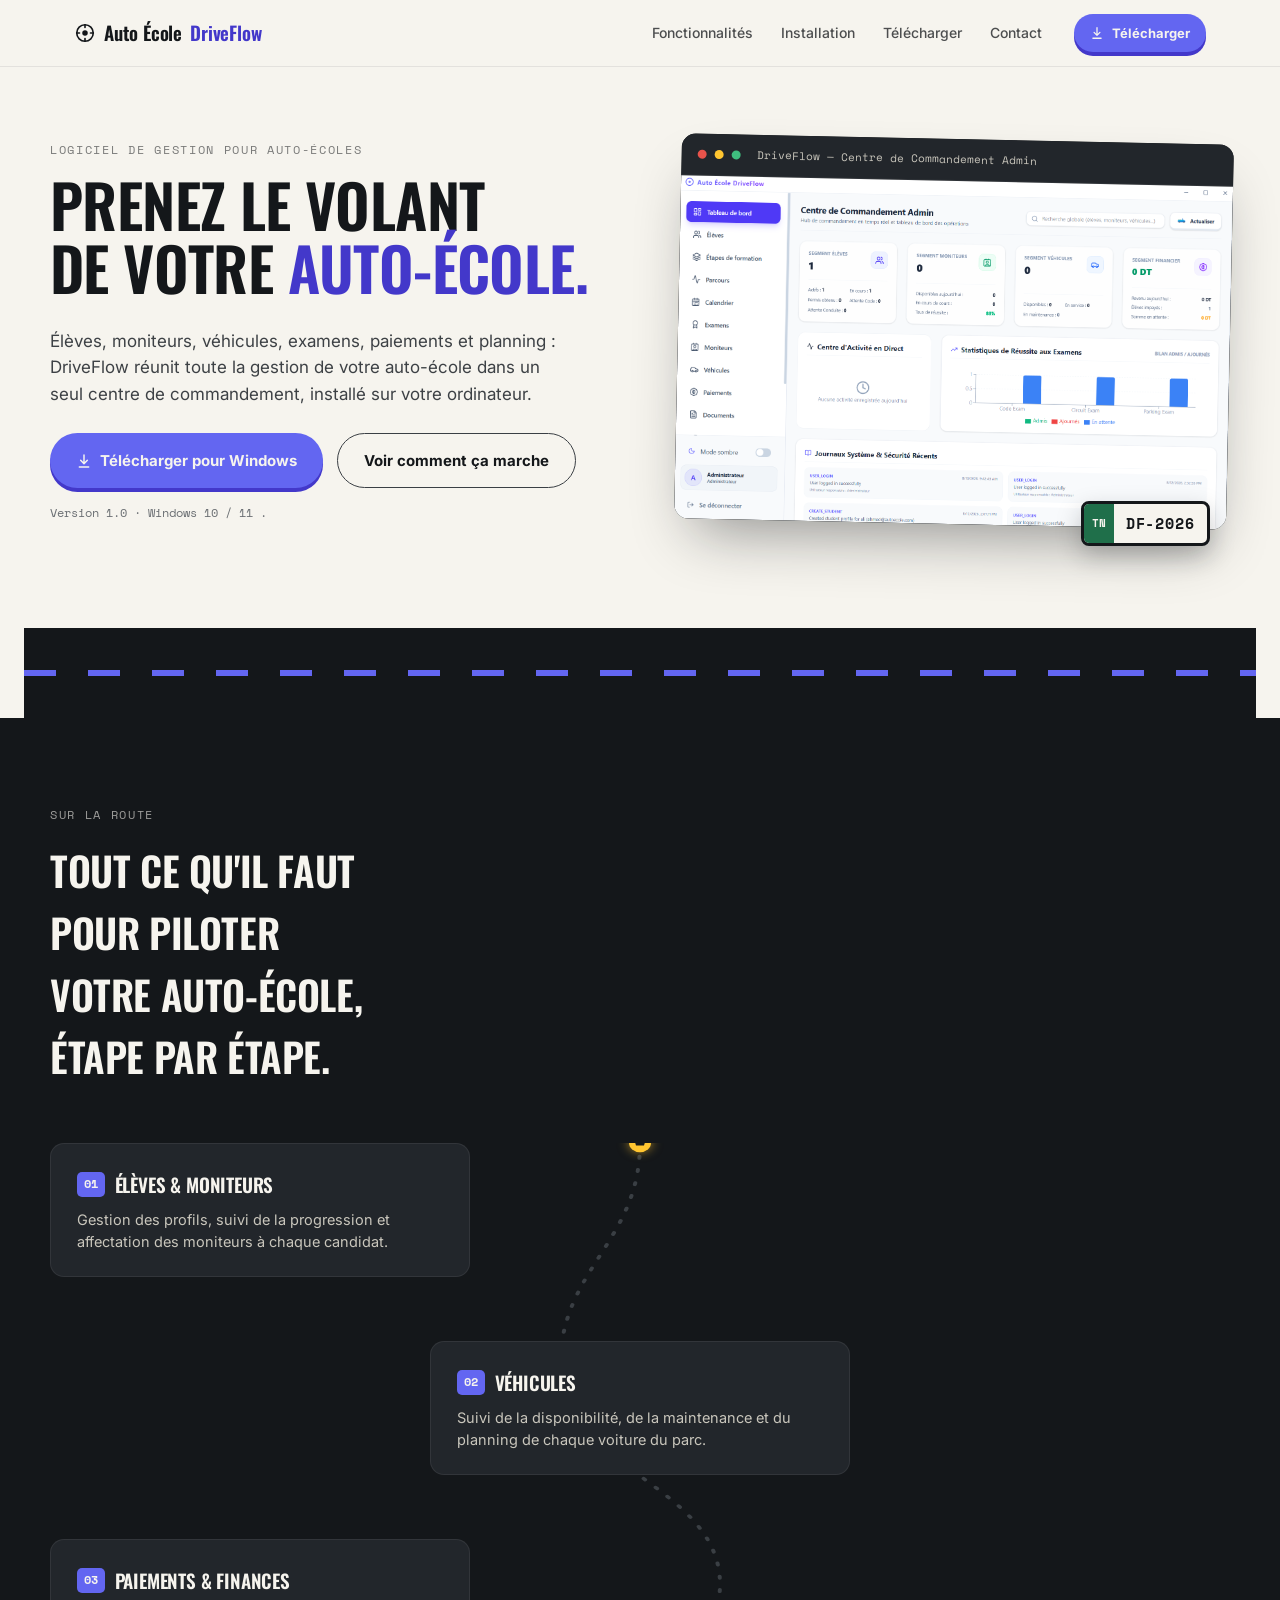
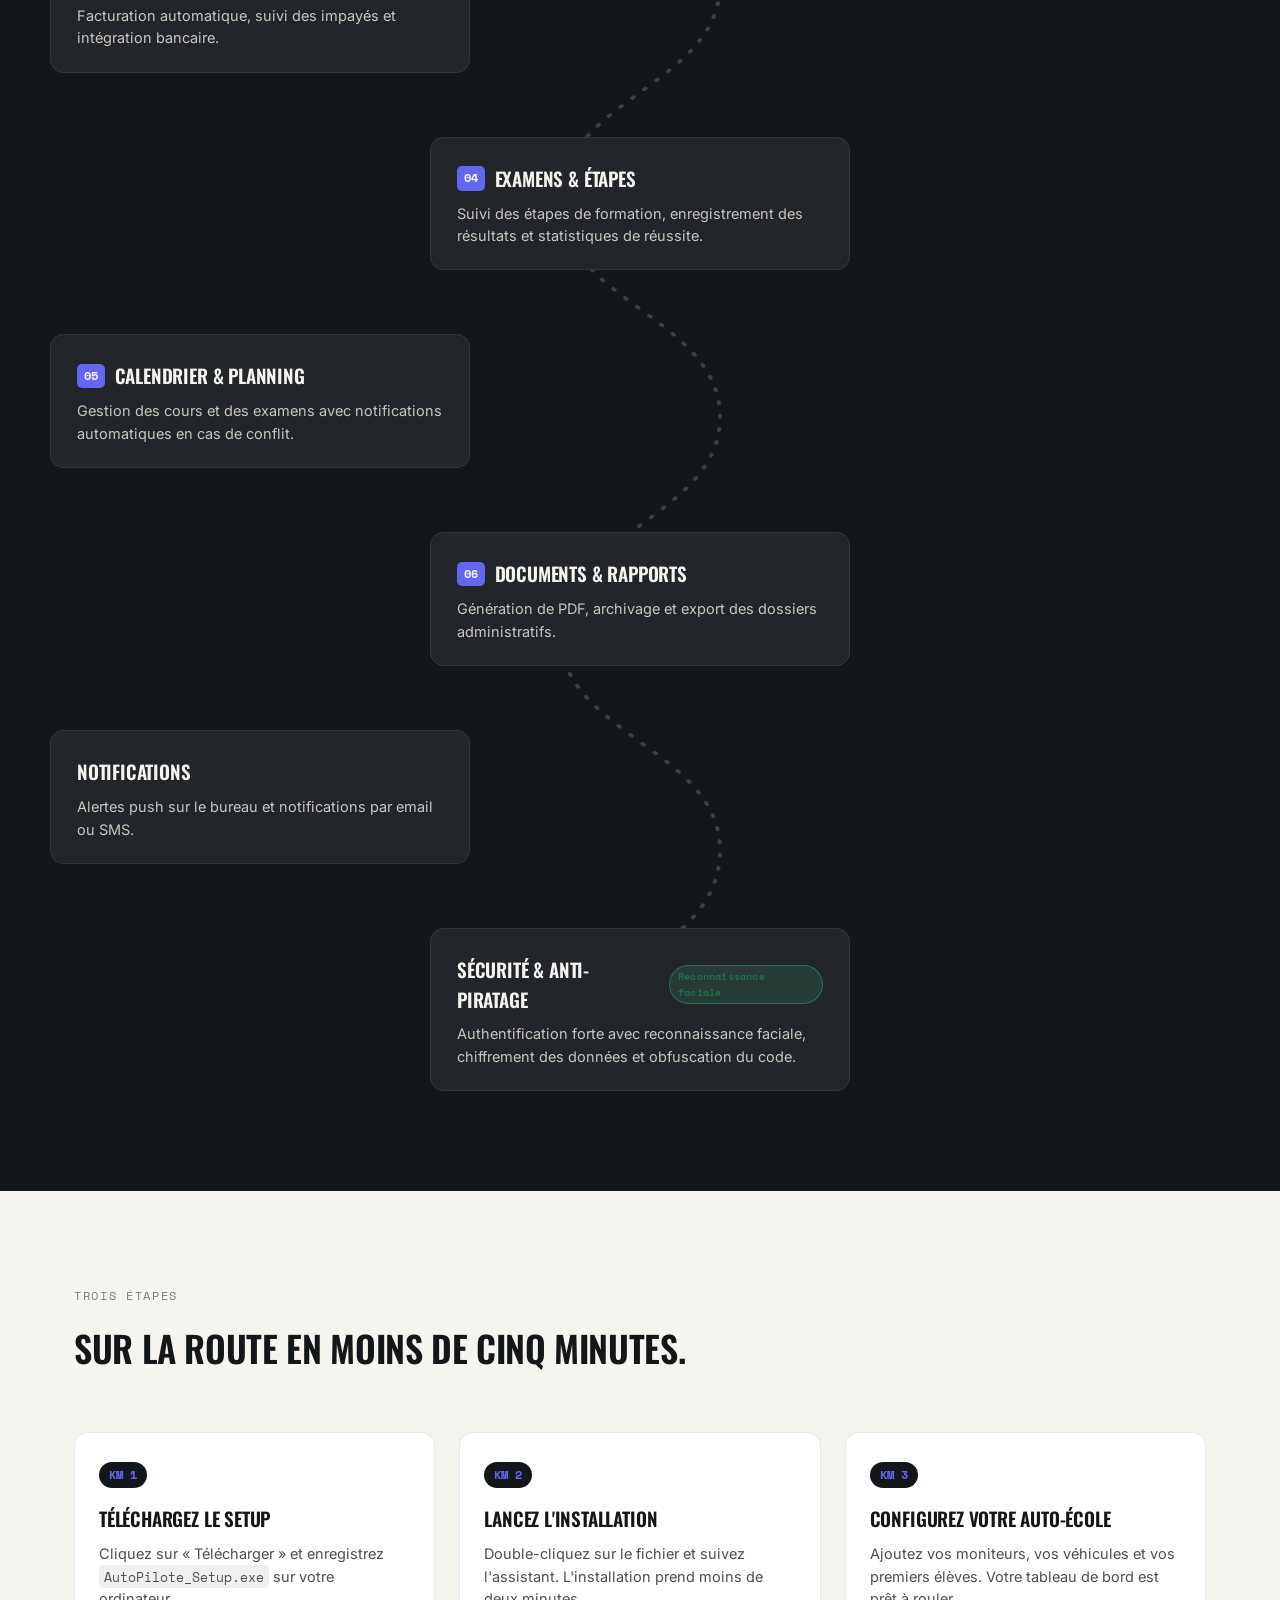
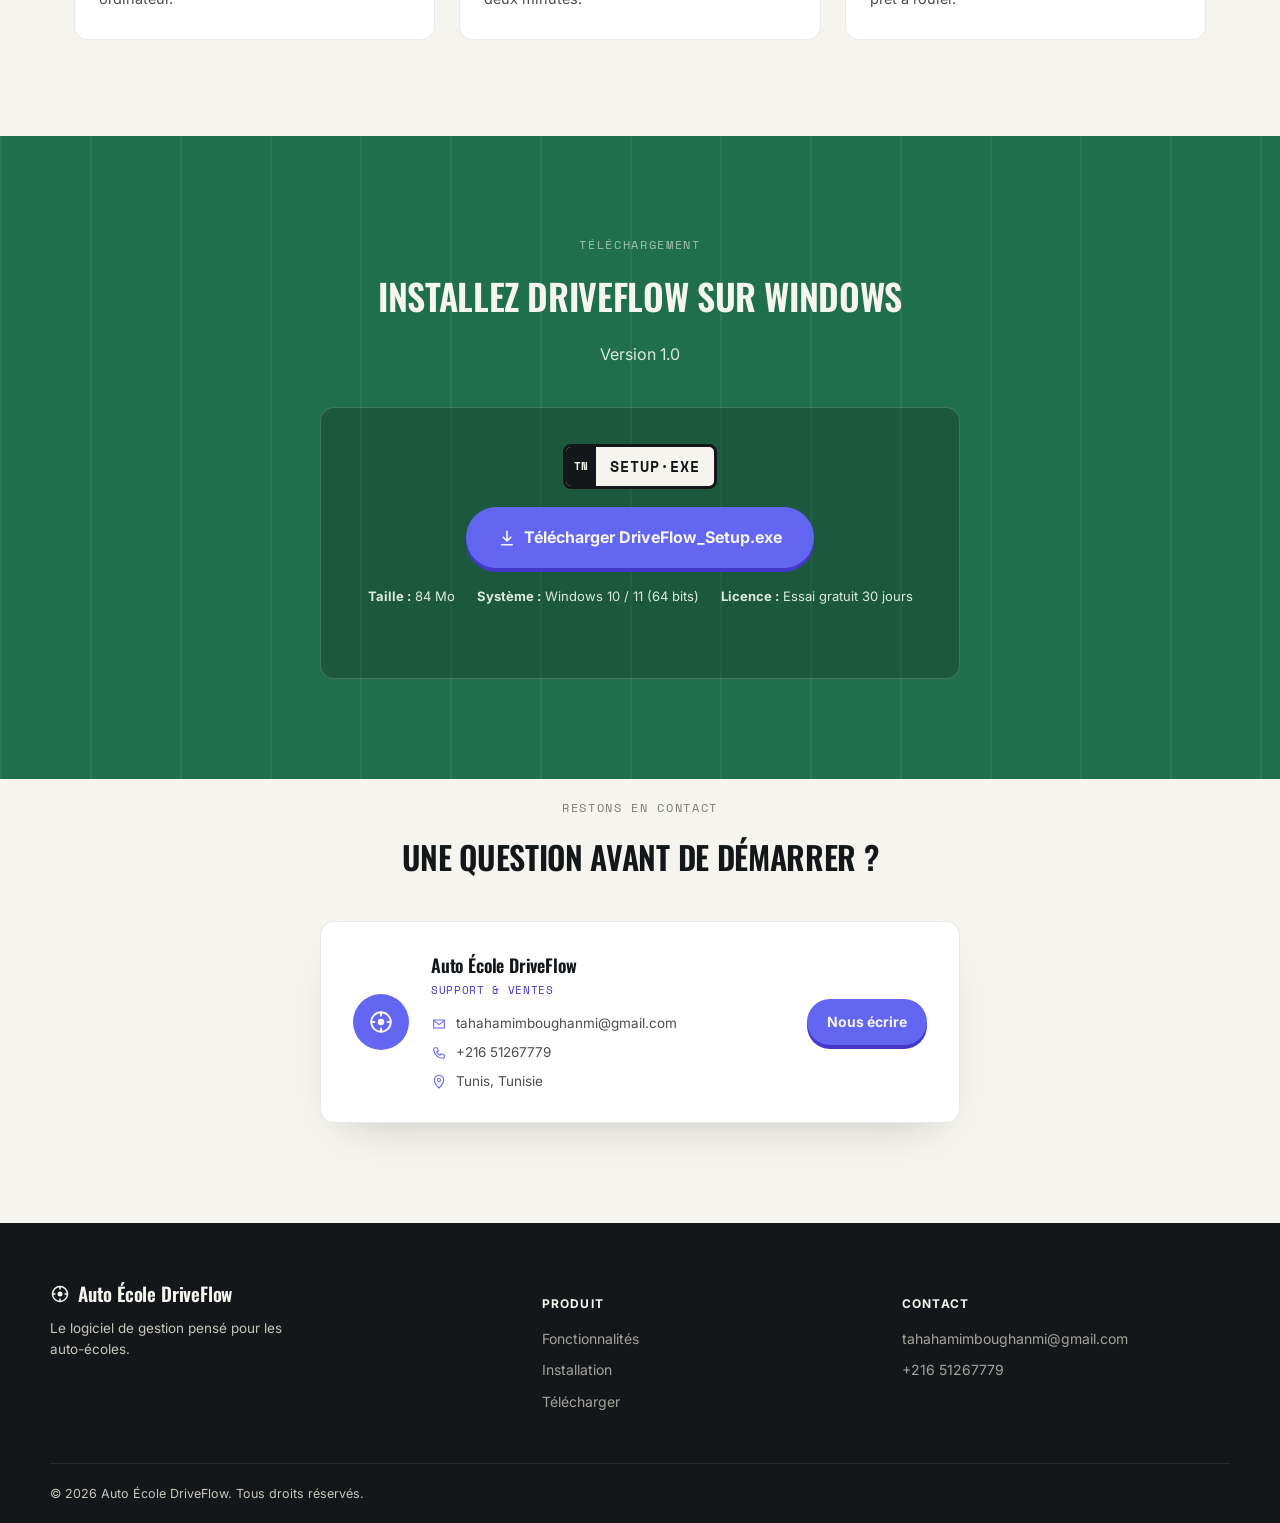
<file: index.html>
<!DOCTYPE html>
<html lang="fr">
<head>
<meta charset="UTF-8">
<meta name="viewport" content="width=device-width, initial-scale=1.0">
<title>DriveFlow — Le logiciel de gestion pour auto-écoles</title>
<meta name="description" content="DriveFlow centralise planning, véhicules, élèves, examens et paiements de votre auto-école. Téléchargez le logiciel pour Windows.">
<link rel="preconnect" href="https://fonts.googleapis.com">
<link rel="preconnect" href="https://fonts.gstatic.com" crossorigin>
<link href="https://fonts.googleapis.com/css2?family=Oswald:wght@400;500;600;700&family=Inter:wght@400;500;600;700&family=Space+Mono:wght@400;700&display=swap" rel="stylesheet">
<link rel="stylesheet" href="style.css">
</head>
<body>

<!-- ===== NAVIGATION ===== -->
<header class="nav" id="nav">
  <div class="nav-inner">
    <a href="#top" class="logo">
      <!-- Remplacez ce bloc par : <img src="logo.png" alt="DriveFlow" class="logo-img"> -->
      <span class="logo-mark" aria-hidden="true">
        <svg viewBox="0 0 24 24" width="22" height="22" fill="none">
          <circle cx="12" cy="12" r="9" stroke="currentColor" stroke-width="1.8"/>
          <circle cx="12" cy="12" r="3" fill="currentColor"/>
          <path d="M12 3v3M12 18v3M3 12h3M18 12h3" stroke="currentColor" stroke-width="1.8" stroke-linecap="round"/>
        </svg>
      </span>
      Auto École <span class="logo-accent">DriveFlow</span>
    </a>

    <nav class="nav-links" id="navLinks">
      <a href="#fonctionnalites">Fonctionnalités</a>
      <a href="#comment-ca-marche">Installation</a>
      <a href="#telecharger">Télécharger</a>
      <a href="#contact">Contact</a>
    </nav>

    <a href="#telecharger" class="btn btn-primary btn-nav">
      <svg width="14" height="14" viewBox="0 0 24 24" fill="none"><path d="M12 3v13m0 0l-5-5m5 5l5-5M5 21h14" stroke="currentColor" stroke-width="2.2" stroke-linecap="round" stroke-linejoin="round"/></svg>
      Télécharger
    </a>

    <button class="nav-toggle" id="navToggle" aria-label="Ouvrir le menu" aria-expanded="false">
      <span></span><span></span><span></span>
    </button>
  </div>
</header>

<main id="top">

  <!-- ===== HERO ===== -->
  <section class="hero">
    <div class="hero-inner">
      <div class="hero-copy">
        <p class="eyebrow">LOGICIEL DE GESTION POUR AUTO-ÉCOLES</p>
        <h1>Prenez le volant<br>de votre <span class="hl">auto-école.</span></h1>
        <p class="hero-sub">
          Élèves, moniteurs, véhicules, examens, paiements et planning : DriveFlow
          réunit toute la gestion de votre auto-école dans un seul centre de
          commandement, installé sur votre ordinateur.
        </p>
        <div class="hero-actions">
          <a href="#telecharger" class="btn btn-primary btn-lg">
            <svg width="16" height="16" viewBox="0 0 24 24" fill="none"><path d="M12 3v13m0 0l-5-5m5 5l5-5M5 21h14" stroke="currentColor" stroke-width="2.2" stroke-linecap="round" stroke-linejoin="round"/></svg>
            Télécharger pour Windows
          </a>
          <a href="#comment-ca-marche" class="btn btn-ghost btn-lg">Voir comment ça marche</a>
        </div>
        <p class="hero-meta">Version 1.0 · Windows 10 / 11 .</p>
      </div>

      <div class="hero-visual">
        <div class="dash-card">
          <div class="dash-topbar">
            <span class="dot dot-r"></span><span class="dot dot-y"></span><span class="dot dot-g"></span>
            <span class="dash-title">DriveFlow — Centre de Commandement Admin</span>
          </div>
          <img class="dash-screenshot" src="dashbord.png" alt="Tableau de bord DriveFlow montrant les segments élèves, moniteurs, véhicules, finances et les statistiques de réussite aux examens">
        </div>
        <div class="plate-badge">
          <span class="plate-flag">TN</span>
          <span class="plate-text">DF-2026</span>
        </div>
      </div>
    </div>

    <div class="hero-road" aria-hidden="true"></div>
  </section>

  <!-- ===== ROUTE / FONCTIONNALITÉS ===== -->
  <section class="route-section" id="fonctionnalites">
    <div class="section-head">
      <p class="eyebrow eyebrow-dark">SUR LA ROUTE</p>
      <h2>Tout ce qu'il faut pour piloter<br>votre auto-école, étape par étape.</h2>
    </div>

    <div class="route-wrap">
      <svg class="route-path" id="routePath" viewBox="0 0 200 1860" preserveAspectRatio="none" aria-hidden="true">
        <path id="routeLine" d="M100,0 C100,120 20,150 20,270 C20,390 180,410 180,530
          C180,650 20,670 20,790 C20,910 180,930 180,1050
          C180,1170 20,1190 20,1310 C20,1430 180,1450 180,1570
          C180,1690 40,1710 40,1790 C40,1820 60,1840 100,1860"
          fill="none" stroke="#3A3F44" stroke-width="4" stroke-dasharray="2 14" stroke-linecap="round"/>
        <g id="routeCar" transform="translate(100,0)">
          <circle r="11" fill="#FFC530"/>
          <path d="M-5 -1 L5 -1 L4 3 L-4 3 Z M-3 -1 L-3 -3.5 L3 -3.5 L3 -1" fill="#14171A"/>
        </g>
      </svg>

      <ol class="stops">
        <li class="stop">
          <div class="stop-card">
            <h3>Élèves &amp; moniteurs</h3>
            <p>Gestion des profils, suivi de la progression et affectation des moniteurs à chaque candidat.</p>
          </div>
        </li>
        <li class="stop stop-right">
          <div class="stop-card">
            <h3>Véhicules</h3>
            <p>Suivi de la disponibilité, de la maintenance et du planning de chaque voiture du parc.</p>
          </div>
        </li>
        <li class="stop">
          <div class="stop-card">
            <h3>Paiements &amp; finances</h3>
            <p>Facturation automatique, suivi des impayés et intégration bancaire.</p>
          </div>
        </li>
        <li class="stop stop-right">
          <div class="stop-card">
            <h3>Examens &amp; étapes</h3>
            <p>Suivi des étapes de formation, enregistrement des résultats et statistiques de réussite.</p>
          </div>
        </li>
        <li class="stop">
          <div class="stop-card">
            <h3>Calendrier &amp; planning</h3>
            <p>Gestion des cours et des examens avec notifications automatiques en cas de conflit.</p>
          </div>
        </li>
        <li class="stop stop-right">
          <div class="stop-card">
            <h3>Documents &amp; rapports</h3>
            <p>Génération de PDF, archivage et export des dossiers administratifs.</p>
          </div>
        </li>
        <li class="stop">
          <div class="stop-card">
            <h3>Notifications</h3>
            <p>Alertes push sur le bureau et notifications par email ou SMS.</p>
          </div>
        </li>
        <li class="stop stop-right">
          <div class="stop-card">
            <h3>Sécurité &amp; anti-piratage
              <span class="badge-new">Reconnaissance faciale</span>
            </h3>
            <p>Authentification forte avec reconnaissance faciale, chiffrement des données et obfuscation du code.</p>
          </div>
        </li>
      </ol>
    </div>
  </section>

  <!-- ===== COMMENT ÇA MARCHE ===== -->
  <section class="how" id="comment-ca-marche">
    <div class="section-head">
      <p class="eyebrow">TROIS ÉTAPES</p>
      <h2>Sur la route en moins de cinq minutes.</h2>
    </div>

    <div class="how-grid">
      <div class="how-card">
        <span class="km-marker">KM 1</span>
        <h3>Téléchargez le setup</h3>
        <p>Cliquez sur « Télécharger » et enregistrez <code>AutoPilote_Setup.exe</code> sur votre ordinateur.</p>
      </div>
      <div class="how-card">
        <span class="km-marker">KM 2</span>
        <h3>Lancez l'installation</h3>
        <p>Double-cliquez sur le fichier et suivez l'assistant. L'installation prend moins de deux minutes.</p>
      </div>
      <div class="how-card">
        <span class="km-marker">KM 3</span>
        <h3>Configurez votre auto-école</h3>
        <p>Ajoutez vos moniteurs, vos véhicules et vos premiers élèves. Votre tableau de bord est prêt à rouler.</p>
      </div>
    </div>
  </section>

  <!-- ===== TÉLÉCHARGEMENT ===== -->
  <section class="download" id="telecharger">
    <div class="download-inner">
      <p class="eyebrow eyebrow-dark">TÉLÉCHARGEMENT</p>
      <h2>Installez DriveFlow sur Windows</h2>
      <p class="download-sub">Version 1.0</p>

      <div class="download-panel">
        <div class="plate-cta">
          <span class="plate-flag">TN</span>
          <span class="plate-text">SETUP·EXE</span>
        </div>

        <a href="#" id="downloadBtn" class="btn btn-primary btn-xl" download>
          <svg width="18" height="18" viewBox="0 0 24 24" fill="none"><path d="M12 3v13m0 0l-5-5m5 5l5-5M5 21h14" stroke="currentColor" stroke-width="2.2" stroke-linecap="round" stroke-linejoin="round"/></svg>
          Télécharger DriveFlow_Setup.exe
        </a>

        <ul class="download-specs">
          <li><strong>Taille :</strong> 84 Mo</li>
          <li><strong>Système :</strong> Windows 10 / 11 (64 bits)</li>
          <li><strong>Licence :</strong> Essai gratuit 30 jours</li>
        </ul>

        <p id="downloadNote" class="download-note" role="status" aria-live="polite"></p>
      </div>
    </div>
  </section>

  <!-- ===== CONTACT ===== -->
  <section class="contact-section" id="contact">
    <div class="section-head">
      <p class="eyebrow">RESTONS EN CONTACT</p>
      <h2>Une question avant de démarrer ?</h2>
    </div>

    <div class="contact-card">
      <div class="contact-avatar" aria-hidden="true">
        <!-- Remplacez ce bloc par : <img src="logo.png" alt="DriveFlow"> -->
        <svg viewBox="0 0 24 24" width="26" height="26" fill="none">
          <circle cx="12" cy="12" r="9" stroke="currentColor" stroke-width="1.8"/>
          <circle cx="12" cy="12" r="3" fill="currentColor"/>
          <path d="M12 3v3M12 18v3M3 12h3M18 12h3" stroke="currentColor" stroke-width="1.8" stroke-linecap="round"/>
        </svg>
      </div>

      <div class="contact-info">
        <h3>Auto École DriveFlow</h3>
        <p class="contact-role">Support &amp; ventes</p>

        <ul class="contact-list">
          <li>
            <svg width="16" height="16" viewBox="0 0 24 24" fill="none"><path d="M4 6h16v12H4z" stroke="currentColor" stroke-width="1.6"/><path d="M4 7l8 6 8-6" stroke="currentColor" stroke-width="1.6"/></svg>
            <a href="mailto:contact@driveflow-app.tn">tahahamimboughanmi@gmail.com</a>
          </li>
          <li>
            <svg width="16" height="16" viewBox="0 0 24 24" fill="none"><path d="M6 4h3l2 5-2.5 1.5a11 11 0 0 0 5 5L15 13l5 2v3a2 2 0 0 1-2 2C10.5 20 4 13.5 4 6a2 2 0 0 1 2-2z" stroke="currentColor" stroke-width="1.6" stroke-linejoin="round"/></svg>
            <a href="tel:+21600000000">+216 51267779</a>
          </li>
          <li>
            <svg width="16" height="16" viewBox="0 0 24 24" fill="none"><path d="M12 21s7-6.5 7-12a7 7 0 1 0-14 0c0 5.5 7 12 7 12z" stroke="currentColor" stroke-width="1.6"/><circle cx="12" cy="9" r="2.3" stroke="currentColor" stroke-width="1.6"/></svg>
            <span>Tunis, Tunisie</span>
          </li>
        </ul>
      </div>

      <a href="mailto:tahahamimboughanmi@gmail.com" class="btn btn-primary contact-btn">Nous écrire</a>
    </div>
  </section>

</main>

<!-- ===== FOOTER ===== -->
<footer class="footer" id="contact-footer">
  <div class="footer-inner">
    <div class="footer-brand">
      <a href="#top" class="logo logo-light">
        <span class="logo-mark" aria-hidden="true">
          <svg viewBox="0 0 24 24" width="20" height="20" fill="none">
            <circle cx="12" cy="12" r="9" stroke="currentColor" stroke-width="1.8"/>
            <circle cx="12" cy="12" r="3" fill="currentColor"/>
            <path d="M12 3v3M12 18v3M3 12h3M18 12h3" stroke="currentColor" stroke-width="1.8" stroke-linecap="round"/>
          </svg>
        </span>
        Auto École DriveFlow
      </a>
      <p>Le logiciel de gestion pensé pour les auto-écoles.</p>
    </div>

    <div class="footer-col">
      <h4>Produit</h4>
      <a href="#fonctionnalites">Fonctionnalités</a>
      <a href="#comment-ca-marche">Installation</a>
      <a href="#telecharger">Télécharger</a>
    </div>

    <div class="footer-col">
      <h4>Contact</h4>
      <a href="mailto:tahahamimboughanmi@gmail.com">tahahamimboughanmi@gmail.com</a>
      <a href="tel:+21651267779">+216 51267779</a>
    </div>
  </div>
  <div class="footer-bottom">
    <span>© 2026 Auto École DriveFlow. Tous droits réservés.</span>
  </div>
</footer>

<script src="script.js"></script>
</body>
</html>
</file>
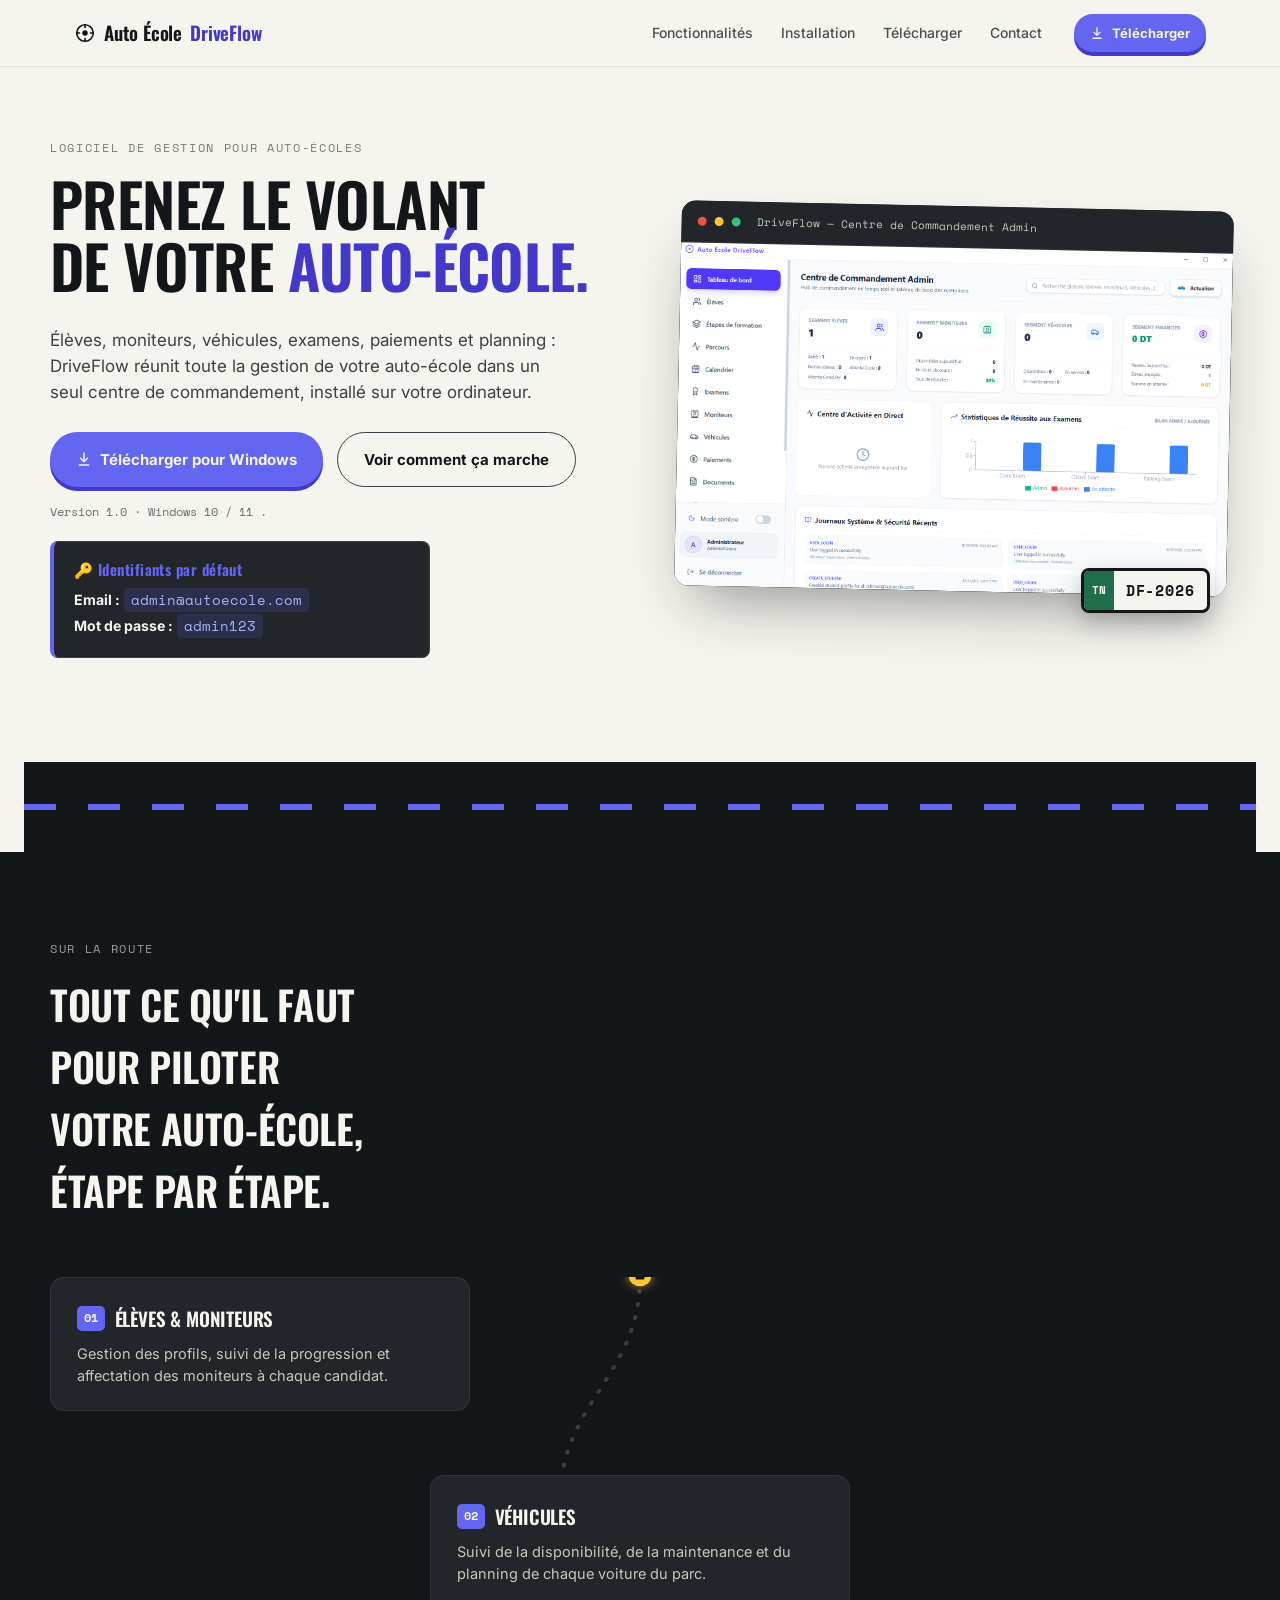
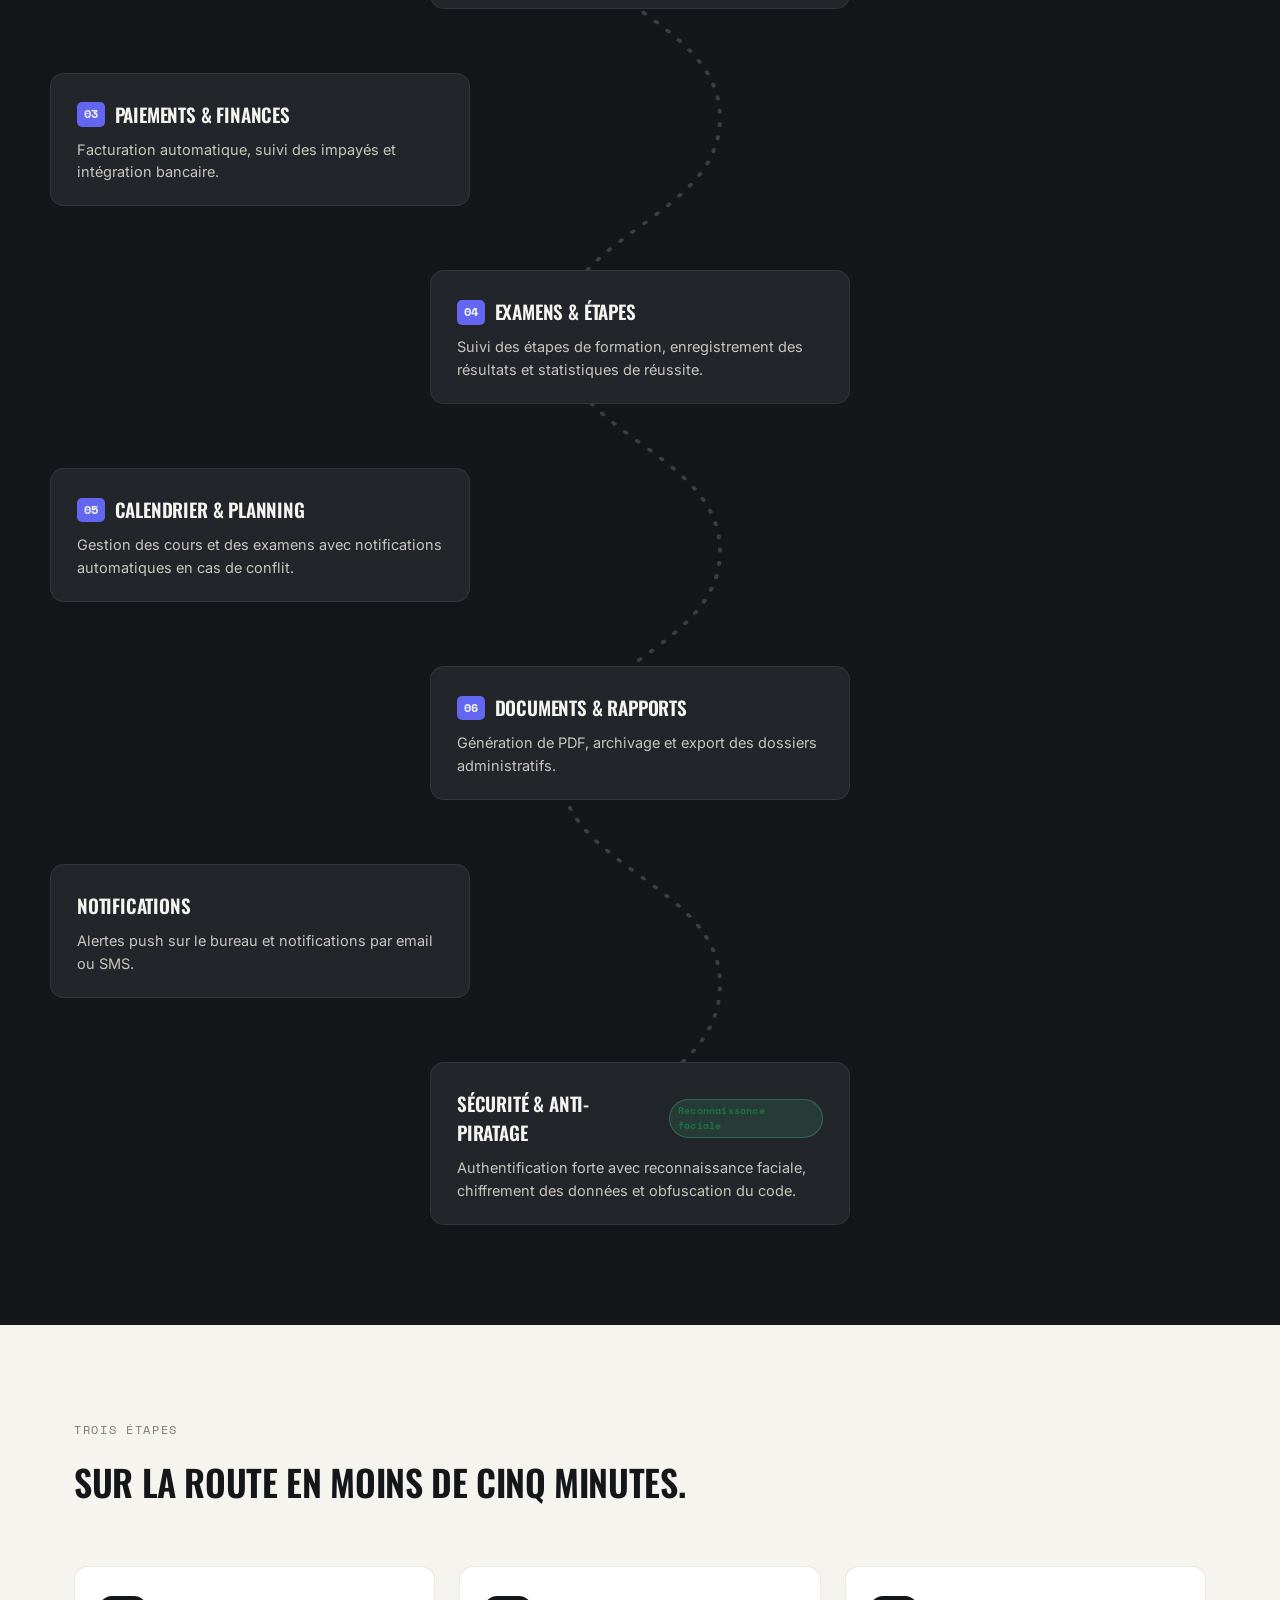
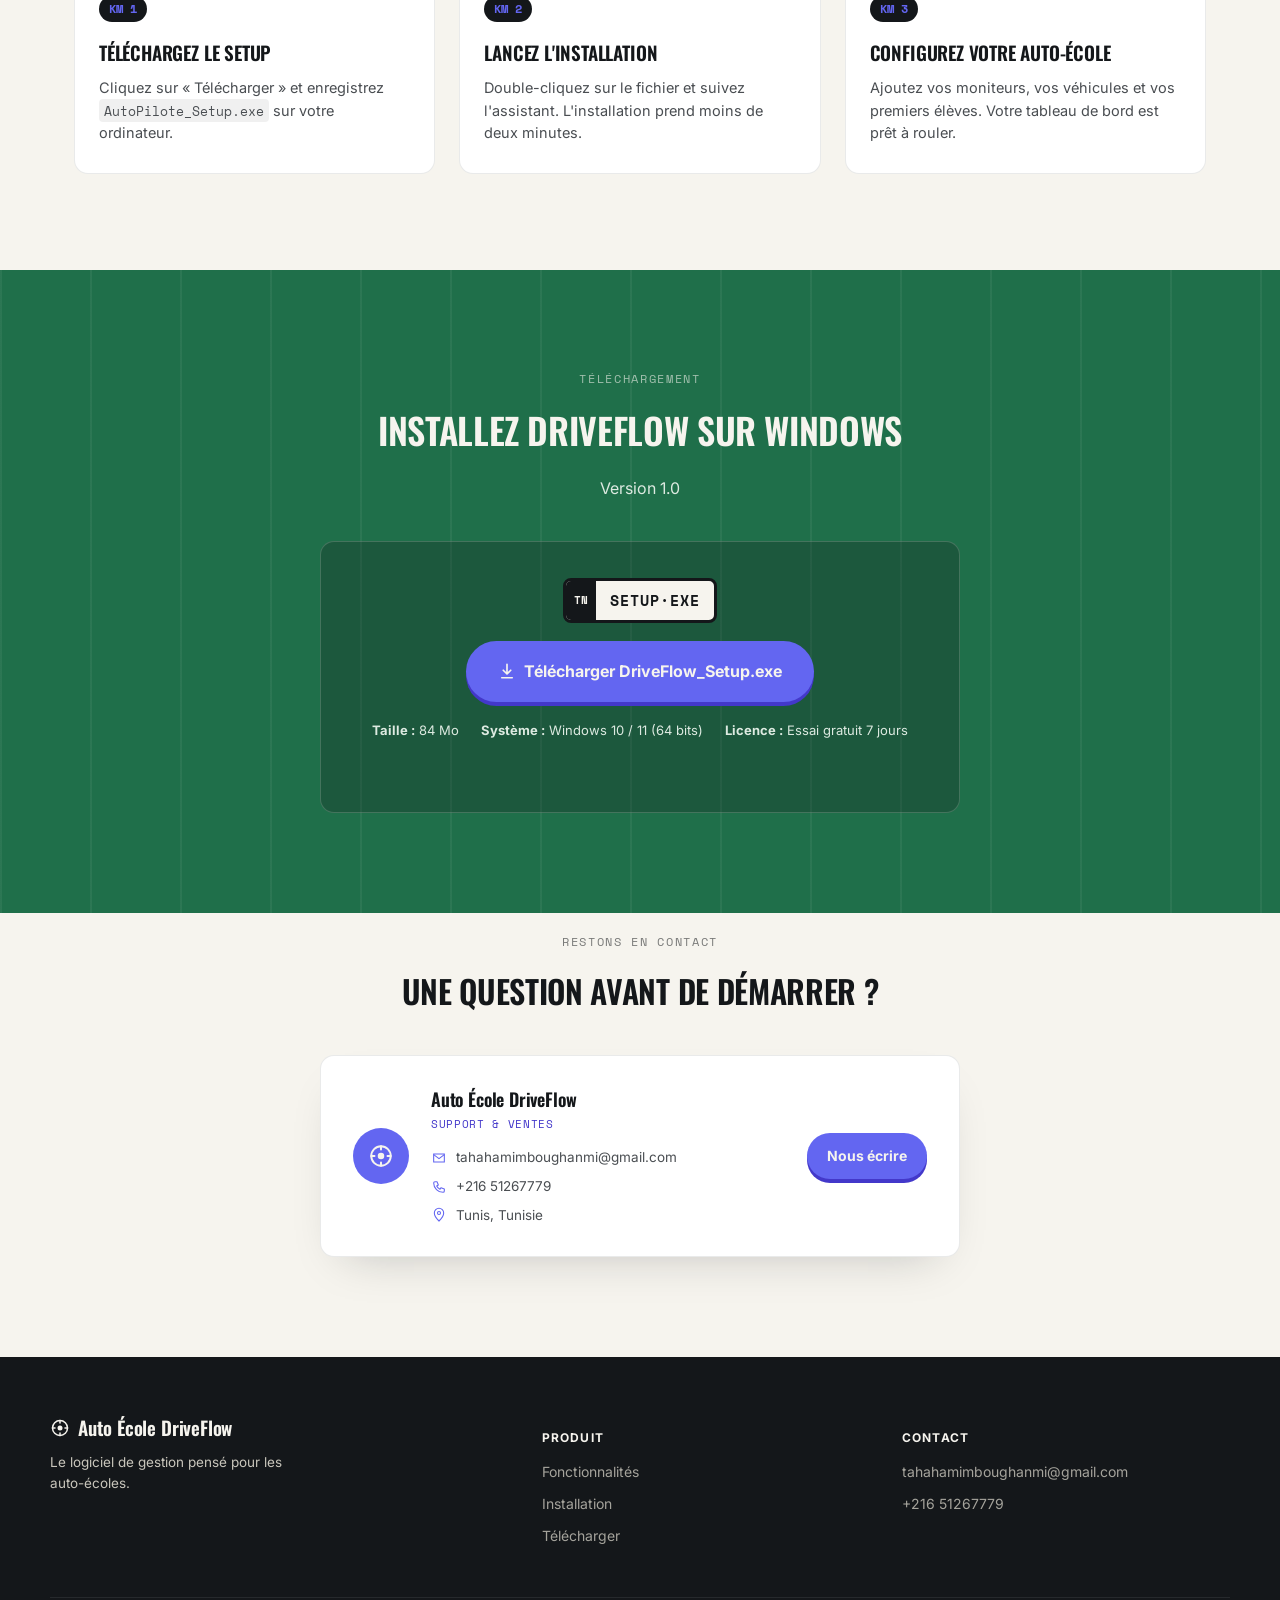
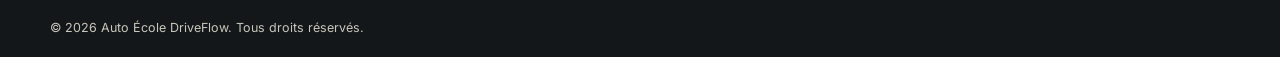
<file: src/index.html>
<!DOCTYPE html>
<html lang="fr">
<head>
<meta charset="UTF-8">
<meta name="viewport" content="width=device-width, initial-scale=1.0">
<title>DriveFlow — Le logiciel de gestion pour auto-écoles</title>
<meta name="description" content="DriveFlow centralise planning, véhicules, élèves, examens et paiements de votre auto-école. Téléchargez le logiciel pour Windows.">
<link rel="preconnect" href="https://fonts.googleapis.com">
<link rel="preconnect" href="https://fonts.gstatic.com" crossorigin>
<link href="https://fonts.googleapis.com/css2?family=Oswald:wght@400;500;600;700&family=Inter:wght@400;500;600;700&family=Space+Mono:wght@400;700&display=swap" rel="stylesheet">
<link rel="stylesheet" href="style.css">
</head>
<body>

<!-- ===== NAVIGATION ===== -->
<header class="nav" id="nav">
  <div class="nav-inner">
    <a href="#top" class="logo">
      <!-- Remplacez ce bloc par : <img src="logo.png" alt="DriveFlow" class="logo-img"> -->
      <span class="logo-mark" aria-hidden="true">
        <svg viewBox="0 0 24 24" width="22" height="22" fill="none">
          <circle cx="12" cy="12" r="9" stroke="currentColor" stroke-width="1.8"/>
          <circle cx="12" cy="12" r="3" fill="currentColor"/>
          <path d="M12 3v3M12 18v3M3 12h3M18 12h3" stroke="currentColor" stroke-width="1.8" stroke-linecap="round"/>
        </svg>
      </span>
      Auto École <span class="logo-accent">DriveFlow</span>
    </a>

    <nav class="nav-links" id="navLinks">
      <a href="#fonctionnalites">Fonctionnalités</a>
      <a href="#comment-ca-marche">Installation</a>
      <a href="#telecharger">Télécharger</a>
      <a href="#contact">Contact</a>
    </nav>

    <a href="#telecharger" class="btn btn-primary btn-nav">
      <svg width="14" height="14" viewBox="0 0 24 24" fill="none"><path d="M12 3v13m0 0l-5-5m5 5l5-5M5 21h14" stroke="currentColor" stroke-width="2.2" stroke-linecap="round" stroke-linejoin="round"/></svg>
      Télécharger
    </a>

    <button class="nav-toggle" id="navToggle" aria-label="Ouvrir le menu" aria-expanded="false">
      <span></span><span></span><span></span>
    </button>
  </div>
</header>

<main id="top">

  <!-- ===== HERO ===== -->
  <section class="hero">
    <div class="hero-inner">
      <div class="hero-copy">
        <p class="eyebrow">LOGICIEL DE GESTION POUR AUTO-ÉCOLES</p>
        <h1>Prenez le volant<br>de votre <span class="hl">auto-école.</span></h1>
        <p class="hero-sub">
          Élèves, moniteurs, véhicules, examens, paiements et planning : DriveFlow
          réunit toute la gestion de votre auto-école dans un seul centre de
          commandement, installé sur votre ordinateur.
        </p>
        <div class="hero-actions">
          <a href="#telecharger" class="btn btn-primary btn-lg">
            <svg width="16" height="16" viewBox="0 0 24 24" fill="none"><path d="M12 3v13m0 0l-5-5m5 5l5-5M5 21h14" stroke="currentColor" stroke-width="2.2" stroke-linecap="round" stroke-linejoin="round"/></svg>
            Télécharger pour Windows
          </a>
          <a href="#comment-ca-marche" class="btn btn-ghost btn-lg">Voir comment ça marche</a>
        </div>
        <p class="hero-meta">Version 1.0 · Windows 10 / 11 .</p>
        <div class="credentials-box">
          <p class="credentials-title">🔑 Identifiants par défaut</p>
          <p class="credentials-line"><strong>Email :</strong> <code>admin@autoecole.com</code></p>
          <p class="credentials-line"><strong>Mot de passe :</strong> <code>admin123</code></p>
        </div>
      </div>

      <div class="hero-visual">
        <div class="dash-card">
          <div class="dash-topbar">
            <span class="dot dot-r"></span><span class="dot dot-y"></span><span class="dot dot-g"></span>
            <span class="dash-title">DriveFlow — Centre de Commandement Admin</span>
          </div>
          <img class="dash-screenshot" src="./assets/dashbord.png" alt="Tableau de bord DriveFlow montrant les segments élèves, moniteurs, véhicules, finances et les statistiques de réussite aux examens">
        </div>
        <div class="plate-badge">
          <span class="plate-flag">TN</span>
          <span class="plate-text">DF-2026</span>
        </div>
      </div>
    </div>

    <div class="hero-road" aria-hidden="true"></div>
  </section>

  <!-- ===== ROUTE / FONCTIONNALITÉS ===== -->
  <section class="route-section" id="fonctionnalites">
    <div class="section-head">
      <p class="eyebrow eyebrow-dark">SUR LA ROUTE</p>
      <h2>Tout ce qu'il faut pour piloter<br>votre auto-école, étape par étape.</h2>
    </div>

    <div class="route-wrap">
      <svg class="route-path" id="routePath" viewBox="0 0 200 1860" preserveAspectRatio="none" aria-hidden="true">
        <path id="routeLine" d="M100,0 C100,120 20,150 20,270 C20,390 180,410 180,530
          C180,650 20,670 20,790 C20,910 180,930 180,1050
          C180,1170 20,1190 20,1310 C20,1430 180,1450 180,1570
          C180,1690 40,1710 40,1790 C40,1820 60,1840 100,1860"
          fill="none" stroke="#3A3F44" stroke-width="4" stroke-dasharray="2 14" stroke-linecap="round"/>
        <g id="routeCar" transform="translate(100,0)">
          <circle r="11" fill="#FFC530"/>
          <path d="M-5 -1 L5 -1 L4 3 L-4 3 Z M-3 -1 L-3 -3.5 L3 -3.5 L3 -1" fill="#14171A"/>
        </g>
      </svg>

      <ol class="stops">
        <li class="stop">
          <div class="stop-card">
            <h3>Élèves &amp; moniteurs</h3>
            <p>Gestion des profils, suivi de la progression et affectation des moniteurs à chaque candidat.</p>
          </div>
        </li>
        <li class="stop stop-right">
          <div class="stop-card">
            <h3>Véhicules</h3>
            <p>Suivi de la disponibilité, de la maintenance et du planning de chaque voiture du parc.</p>
          </div>
        </li>
        <li class="stop">
          <div class="stop-card">
            <h3>Paiements &amp; finances</h3>
            <p>Facturation automatique, suivi des impayés et intégration bancaire.</p>
          </div>
        </li>
        <li class="stop stop-right">
          <div class="stop-card">
            <h3>Examens &amp; étapes</h3>
            <p>Suivi des étapes de formation, enregistrement des résultats et statistiques de réussite.</p>
          </div>
        </li>
        <li class="stop">
          <div class="stop-card">
            <h3>Calendrier &amp; planning</h3>
            <p>Gestion des cours et des examens avec notifications automatiques en cas de conflit.</p>
          </div>
        </li>
        <li class="stop stop-right">
          <div class="stop-card">
            <h3>Documents &amp; rapports</h3>
            <p>Génération de PDF, archivage et export des dossiers administratifs.</p>
          </div>
        </li>
        <li class="stop">
          <div class="stop-card">
            <h3>Notifications</h3>
            <p>Alertes push sur le bureau et notifications par email ou SMS.</p>
          </div>
        </li>
        <li class="stop stop-right">
          <div class="stop-card">
            <h3>Sécurité &amp; anti-piratage
              <span class="badge-new">Reconnaissance faciale</span>
            </h3>
            <p>Authentification forte avec reconnaissance faciale, chiffrement des données et obfuscation du code.</p>
          </div>
        </li>
      </ol>
    </div>
  </section>

  <!-- ===== COMMENT ÇA MARCHE ===== -->
  <section class="how" id="comment-ca-marche">
    <div class="section-head">
      <p class="eyebrow">TROIS ÉTAPES</p>
      <h2>Sur la route en moins de cinq minutes.</h2>
    </div>

    <div class="how-grid">
      <div class="how-card">
        <span class="km-marker">KM 1</span>
        <h3>Téléchargez le setup</h3>
        <p>Cliquez sur « Télécharger » et enregistrez <code>AutoPilote_Setup.exe</code> sur votre ordinateur.</p>
      </div>
      <div class="how-card">
        <span class="km-marker">KM 2</span>
        <h3>Lancez l'installation</h3>
        <p>Double-cliquez sur le fichier et suivez l'assistant. L'installation prend moins de deux minutes.</p>
      </div>
      <div class="how-card">
        <span class="km-marker">KM 3</span>
        <h3>Configurez votre auto-école</h3>
        <p>Ajoutez vos moniteurs, vos véhicules et vos premiers élèves. Votre tableau de bord est prêt à rouler.</p>
      </div>
    </div>
  </section>

  <!-- ===== TÉLÉCHARGEMENT ===== -->
  <section class="download" id="telecharger">
    <div class="download-inner">
      <p class="eyebrow eyebrow-dark">TÉLÉCHARGEMENT</p>
      <h2>Installez DriveFlow sur Windows</h2>
      <p class="download-sub">Version 1.0</p>

      <div class="download-panel">
        <div class="plate-cta">
          <span class="plate-flag">TN</span>
          <span class="plate-text">SETUP·EXE</span>
        </div>

      <a href="https://drive.google.com/file/d/15VgSFH_s9P8nnMRNyX12CIaVBuQr70Rx/view?usp=sharing" 
   id="downloadBtn" 
   class="btn btn-primary btn-xl"
   target="_blank"
   onclick="window.location.href='https://drive.google.com/file/d/15VgSFH_s9P8nnMRNyX12CIaVBuQr70Rx/view?usp=sharing'">
  <svg width="18" height="18" viewBox="0 0 24 24" fill="none">
    <path d="M12 3v13m0 0l-5-5m5 5l5-5M5 21h14" stroke="currentColor" stroke-width="2.2" stroke-linecap="round" stroke-linejoin="round"/>
  </svg>
  Télécharger DriveFlow_Setup.exe
</a>

        <ul class="download-specs">
          <li><strong>Taille :</strong> 84 Mo</li>
          <li><strong>Système :</strong> Windows 10 / 11 (64 bits)</li>
          <li><strong>Licence :</strong> Essai gratuit 7 jours</li>
        </ul>

        <p id="downloadNote" class="download-note" role="status" aria-live="polite"></p>
      </div>
    </div>
  </section>

  <!-- ===== CONTACT ===== -->
  <section class="contact-section" id="contact">
    <div class="section-head">
      <p class="eyebrow">RESTONS EN CONTACT</p>
      <h2>Une question avant de démarrer ?</h2>
    </div>

    <div class="contact-card">
      <div class="contact-avatar" aria-hidden="true">
        <!-- Remplacez ce bloc par : <img src="logo.png" alt="DriveFlow"> -->
        <svg viewBox="0 0 24 24" width="26" height="26" fill="none">
          <circle cx="12" cy="12" r="9" stroke="currentColor" stroke-width="1.8"/>
          <circle cx="12" cy="12" r="3" fill="currentColor"/>
          <path d="M12 3v3M12 18v3M3 12h3M18 12h3" stroke="currentColor" stroke-width="1.8" stroke-linecap="round"/>
        </svg>
      </div>

      <div class="contact-info">
        <h3>Auto École DriveFlow</h3>
        <p class="contact-role">Support &amp; ventes</p>

        <ul class="contact-list">
          <li>
            <svg width="16" height="16" viewBox="0 0 24 24" fill="none"><path d="M4 6h16v12H4z" stroke="currentColor" stroke-width="1.6"/><path d="M4 7l8 6 8-6" stroke="currentColor" stroke-width="1.6"/></svg>
            <a href="mailto:contact@driveflow-app.tn">tahahamimboughanmi@gmail.com</a>
          </li>
          <li>
            <svg width="16" height="16" viewBox="0 0 24 24" fill="none"><path d="M6 4h3l2 5-2.5 1.5a11 11 0 0 0 5 5L15 13l5 2v3a2 2 0 0 1-2 2C10.5 20 4 13.5 4 6a2 2 0 0 1 2-2z" stroke="currentColor" stroke-width="1.6" stroke-linejoin="round"/></svg>
            <a href="tel:+21600000000">+216 51267779</a>
          </li>
          <li>
            <svg width="16" height="16" viewBox="0 0 24 24" fill="none"><path d="M12 21s7-6.5 7-12a7 7 0 1 0-14 0c0 5.5 7 12 7 12z" stroke="currentColor" stroke-width="1.6"/><circle cx="12" cy="9" r="2.3" stroke="currentColor" stroke-width="1.6"/></svg>
            <span>Tunis, Tunisie</span>
          </li>
        </ul>
      </div>

      <a href="mailto:tahahamimboughanmi@gmail.com" class="btn btn-primary contact-btn">Nous écrire</a>
    </div>
  </section>

</main>

<!-- ===== FOOTER ===== -->
<footer class="footer" id="contact-footer">
  <div class="footer-inner">
    <div class="footer-brand">
      <a href="#top" class="logo logo-light">
        <span class="logo-mark" aria-hidden="true">
          <svg viewBox="0 0 24 24" width="20" height="20" fill="none">
            <circle cx="12" cy="12" r="9" stroke="currentColor" stroke-width="1.8"/>
            <circle cx="12" cy="12" r="3" fill="currentColor"/>
            <path d="M12 3v3M12 18v3M3 12h3M18 12h3" stroke="currentColor" stroke-width="1.8" stroke-linecap="round"/>
          </svg>
        </span>
        Auto École DriveFlow
      </a>
      <p>Le logiciel de gestion pensé pour les auto-écoles.</p>
    </div>

    <div class="footer-col">
      <h4>Produit</h4>
      <a href="#fonctionnalites">Fonctionnalités</a>
      <a href="#comment-ca-marche">Installation</a>
      <a href="#telecharger">Télécharger</a>
    </div>

    <div class="footer-col">
      <h4>Contact</h4>
      <a href="mailto:tahahamimboughanmi@gmail.com">tahahamimboughanmi@gmail.com</a>
      <a href="tel:+21651267779">+216 51267779</a>
    </div>
  </div>
  <div class="footer-bottom">
    <span>© 2026 Auto École DriveFlow. Tous droits réservés.</span>
  </div>
</footer>

<script src="script.js"></script>
</body>
</html>
</file>
<file: style.css>
/* =========================================================
   TOKENS
========================================================= */
:root{
  --asphalt: #14171A;
  --asphalt-light: #22262B;
  --asphalt-line: #3A3F44;
  --chalk: #F6F4EE;
  --chalk-dim: #C9C6BC;
  --signal: #6366F1;
  --signal-dark: #4338CA;
  --route-green: #1F6F4A;
  --brake: #E8534B;
  --on-signal: #F6F4EE;

  --font-display: 'Oswald', sans-serif;
  --font-body: 'Inter', sans-serif;
  --font-mono: 'Space Mono', monospace;

  --radius: 14px;
  --radius-sm: 8px;
  --max: 1180px;
}

*{ box-sizing: border-box; }
html{ scroll-behavior: smooth; }
@media (prefers-reduced-motion: reduce){
  html{ scroll-behavior: auto; }
  *{ animation-duration: 0.001ms !important; animation-iteration-count: 1 !important; transition-duration: 0.001ms !important; }
}

body{
  margin:0;
  background: var(--chalk);
  color: var(--asphalt);
  font-family: var(--font-body);
  line-height: 1.55;
  -webkit-font-smoothing: antialiased;
}

h1,h2,h3{
  font-family: var(--font-display);
  font-weight: 600;
  letter-spacing: -0.01em;
  margin: 0 0 0.5em;
  color: var(--asphalt);
}

p{ margin: 0 0 1em; }
a{ color: inherit; text-decoration: none; }
code{ font-family: var(--font-mono); background: rgba(0,0,0,.06); padding: .12em .4em; border-radius: 4px; font-size: .9em; }
ul,ol{ margin:0; padding:0; list-style:none; }
img{ max-width:100%; display:block; }

.eyebrow{
  font-family: var(--font-mono);
  font-size: 12px;
  letter-spacing: .14em;
  color: var(--asphalt);
  opacity: .55;
  margin: 0 0 14px;
}
.eyebrow-dark{ color: var(--chalk); opacity: .6; }

:focus-visible{
  outline: 3px solid var(--signal);
  outline-offset: 2px;
}

/* =========================================================
   BUTTONS
========================================================= */
.btn{
  display: inline-flex;
  align-items: center;
  gap: 8px;
  font-family: var(--font-body);
  font-weight: 700;
  font-size: 14px;
  padding: 12px 20px;
  border-radius: 999px;
  border: none;
  cursor: pointer;
  transition: transform .15s ease, box-shadow .15s ease, background .15s ease;
  white-space: nowrap;
}
.btn:active{ transform: translateY(1px) scale(.98); }

.btn-primary{
  background: var(--signal);
  color: var(--on-signal);
  box-shadow: 0 4px 0 var(--signal-dark);
}
.btn-primary:hover{ background: #7477F5; }
.btn-primary:active{ box-shadow: 0 2px 0 var(--signal-dark); }

.btn-ghost{
  background: transparent;
  color: var(--asphalt);
  border: 1.5px solid var(--asphalt-line);
}
.btn-ghost:hover{ background: rgba(0,0,0,.04); }

.btn-lg{ padding: 15px 26px; font-size: 15px; }
.btn-xl{ padding: 18px 32px; font-size: 16px; }
.btn-nav{ padding: 9px 16px; font-size: 13px; }

/* =========================================================
   NAVIGATION
========================================================= */
.nav{
  position: sticky;
  top: 0;
  z-index: 50;
  background: rgba(246,244,238,.88);
  backdrop-filter: blur(10px);
  border-bottom: 1px solid rgba(20,23,26,.08);
}
.nav-inner{
  max-width: var(--max);
  margin: 0 auto;
  padding: 14px 24px;
  display: flex;
  align-items: center;
  gap: 32px;
}
.logo{
  display: flex;
  align-items: center;
  gap: 8px;
  font-family: var(--font-display);
  font-weight: 600;
  font-size: 19px;
  letter-spacing: -0.01em;
  margin-right: auto;
}
.logo-mark{
  display: inline-flex;
  color: var(--asphalt);
}
.logo-light .logo-mark, .logo-light{ color: var(--chalk); }
.logo-accent{ color: var(--signal-dark); }
.logo-light .logo-accent{ color: var(--signal); }

.nav-links{
  display: flex;
  gap: 28px;
  font-size: 14px;
  font-weight: 500;
}
.nav-links a{ opacity: .75; transition: opacity .15s; }
.nav-links a:hover{ opacity: 1; }

.nav-toggle{
  display: none;
  flex-direction: column;
  justify-content: center;
  gap: 5px;
  width: 32px; height: 32px;
  background: none; border: none; cursor: pointer;
}
.nav-toggle span{ display:block; height: 2px; background: var(--asphalt); border-radius: 2px; }

/* =========================================================
   HERO
========================================================= */
.hero{
  position: relative;
  overflow: hidden;
  padding: 72px 24px 0;
}
.hero-inner{
  max-width: var(--max);
  margin: 0 auto;
  display: grid;
  grid-template-columns: 1.05fr 1fr;
  gap: 48px;
  align-items: center;
  padding-bottom: 64px;
}
.hero-copy h1{
  font-size: clamp(38px, 5.4vw, 60px);
  line-height: 1.04;
  text-transform: uppercase;
}
.hero-copy h1 .hl{ color: var(--signal-dark); -webkit-text-stroke: 0; }
.hero-sub{
  font-size: 17px;
  color: #3d4145;
  max-width: 46ch;
  margin-top: 18px;
}
.hero-actions{
  display: flex;
  flex-wrap: wrap;
  gap: 14px;
  margin: 26px 0 16px;
}
.hero-meta{
  font-family: var(--font-mono);
  font-size: 12px;
  color: #6b6f73;
  margin: 0;
}

/* --- dashboard mockup --- */
.hero-visual{ position: relative; }
.dash-card{
  background: var(--asphalt);
  border-radius: var(--radius);
  overflow: hidden;
  box-shadow: 0 30px 60px -20px rgba(20,23,26,.45);
  transform: rotate(1.2deg);
}
.dash-topbar{
  display: flex;
  align-items: center;
  gap: 8px;
  padding: 12px 16px;
  background: var(--asphalt-light);
  border-bottom: 1px solid rgba(255,255,255,.06);
}
.dot{ width:9px; height:9px; border-radius:50%; display:inline-block; }
.dot-r{ background:#E8534B; } .dot-y{ background:#FFC530; } .dot-g{ background:#3FBF7F; }
.dash-title{
  margin-left: 8px;
  font-family: var(--font-mono);
  font-size: 11px;
  color: var(--chalk-dim);
}
.dash-screenshot{
  display: block;
  width: 100%;
  height: auto;
}

.plate-badge{
  position: absolute;
  bottom: -22px;
  right: 20px;
  display: flex;
  background: var(--chalk);
  border: 3px solid var(--asphalt);
  border-radius: 8px;
  overflow: hidden;
  font-family: var(--font-mono);
  font-weight: 700;
  box-shadow: 0 10px 24px rgba(20,23,26,.25);
}
.plate-flag{ background: var(--route-green); color: var(--chalk); padding: 8px 8px; font-size: 11px; display:flex; align-items:center; }
.plate-text{ padding: 8px 12px; font-size: 15px; letter-spacing: .06em; }

.hero-road{
  height: 90px;
  margin-top: 40px;
  background: repeating-linear-gradient(90deg, var(--signal) 0 32px, transparent 32px 64px);
  background-color: var(--asphalt);
  background-position: 0 center;
  background-repeat: repeat-x;
  background-size: 64px 6px;
}

/* =========================================================
   ROUTE / FEATURES SECTION
========================================================= */
.route-section{
  background: var(--asphalt);
  color: var(--chalk);
  padding: 88px 24px 100px;
}
.section-head{
  max-width: var(--max);
  margin: 0 auto 56px;
}
.route-section h2{
  color: var(--chalk);
  font-size: clamp(28px, 4vw, 40px);
  text-transform: uppercase;
  max-width: 18ch;
}
.how .section-head h2, .download h2{
  font-size: clamp(26px, 3.6vw, 36px);
  text-transform: uppercase;
}

.route-wrap{
  position: relative;
  max-width: var(--max);
  margin: 0 auto;
}
.route-path{
  position: absolute;
  top: 0; left: 50%;
  transform: translateX(-50%);
  width: 200px;
  height: 100%;
  pointer-events: none;
  z-index: 0;
}
#routeCar circle{ filter: drop-shadow(0 0 6px rgba(255,197,48,.6)); }

.stops{ position: relative; z-index: 1; display:flex; flex-direction:column; gap: 64px; }
.stop{ display:flex; justify-content: flex-start; }
.stop-right{ justify-content: flex-end; }

.stop-marker{
  display:none;
}

.stop-card{
  width: min(420px, 42vw);
  background: var(--asphalt-light);
  border: 1px solid rgba(255,255,255,.07);
  border-radius: var(--radius);
  padding: 26px 26px 22px;
  position: relative;
}
.stop-card::before{
  content: attr(data-num);
}
.stop-card h3{
  color: var(--chalk);
  font-size: 19px;
  text-transform: uppercase;
  display: flex;
  align-items: center;
  gap: 10px;
}
.stop-card p{ color: var(--chalk-dim); font-size: 14.5px; margin: 0; }
.stop .stop-card{ margin-right: auto; }
.stop-right .stop-card{ margin-left: auto; }

.stop:nth-child(1) .stop-card h3::before{ content:"01"; }
.stop:nth-child(2) .stop-card h3::before{ content:"02"; }
.stop:nth-child(3) .stop-card h3::before{ content:"03"; }
.stop:nth-child(4) .stop-card h3::before{ content:"04"; }
.stop:nth-child(5) .stop-card h3::before{ content:"05"; }
.stop:nth-child(6) .stop-card h3::before{ content:"06"; }
.stop-card h3::before{
  font-family: var(--font-mono);
  font-size: 12px;
  color: var(--on-signal);
  background: var(--signal);
  padding: 3px 7px;
  border-radius: 5px;
}

.badge-new{
  display: inline-block;
  font-family: var(--font-mono);
  font-size: 10px;
  font-weight: 700;
  letter-spacing: .02em;
  color: var(--route-green);
  background: rgba(63,191,127,.14);
  border: 1px solid rgba(63,191,127,.35);
  padding: 3px 8px;
  border-radius: 999px;
  text-transform: none;
  vertical-align: middle;
}

/* =========================================================
   HOW IT WORKS
========================================================= */
.how{
  padding: 96px 24px;
  max-width: var(--max);
  margin: 0 auto;
}
.how-grid{
  display: grid;
  grid-template-columns: repeat(3, 1fr);
  gap: 24px;
}
.how-card{
  background: #fff;
  border: 1px solid rgba(20,23,26,.09);
  border-radius: var(--radius);
  padding: 28px 24px;
}
.km-marker{
  display: inline-block;
  font-family: var(--font-mono);
  font-weight: 700;
  font-size: 12px;
  background: var(--asphalt);
  color: var(--signal);
  padding: 4px 10px;
  border-radius: 999px;
  margin-bottom: 16px;
}
.how-card h3{ font-size: 19px; text-transform: uppercase; }
.how-card p{ color: #4a4e52; font-size: 14.5px; margin: 0; }

/* =========================================================
   DOWNLOAD
========================================================= */
.download{
  background: var(--route-green);
  color: var(--chalk);
  padding: 100px 24px;
  position: relative;
  overflow: hidden;
}
.download::before{
  content:"";
  position: absolute;
  inset: 0;
  background: repeating-linear-gradient(90deg, rgba(246,244,238,.06) 0 2px, transparent 2px 90px);
  pointer-events: none;
}
.download-inner{
  max-width: 640px;
  margin: 0 auto;
  text-align: center;
  position: relative;
}
.download h2{ color: var(--chalk); }
.download-sub{ color: #DDEAE1; max-width: 46ch; margin: 0 auto 40px; }

.download-panel{
  background: rgba(20,23,26,.25);
  border: 1px solid rgba(246,244,238,.18);
  border-radius: var(--radius);
  padding: 36px 30px;
  display: flex;
  flex-direction: column;
  align-items: center;
  gap: 18px;
}
.plate-cta{
  display: flex;
  background: var(--chalk);
  border: 3px solid var(--asphalt);
  border-radius: 8px;
  overflow: hidden;
  font-family: var(--font-mono);
  font-weight: 700;
}
.plate-cta .plate-flag{ background: var(--asphalt); }
.plate-cta .plate-text{ color: var(--asphalt); padding: 8px 14px; font-size: 15px; }

.download-specs{
  display: flex;
  flex-wrap: wrap;
  justify-content: center;
  gap: 8px 22px;
  font-size: 13px;
  color: #DDEAE1;
}
.download-note{
  min-height: 18px;
  font-family: var(--font-mono);
  font-size: 12.5px;
  color: var(--signal);
  margin: 0;
}

/* =========================================================
   CONTACT CARD
========================================================= */
.contact-section{
  padding: 20px 24px 100px;
  max-width: var(--max);
  margin: 0 auto;
}
.contact-section .section-head{ margin-bottom: 40px; text-align: center; }
.contact-section h2{ font-size: clamp(24px, 3.2vw, 32px); text-transform: uppercase; }
.contact-section .eyebrow{ text-align: center; }

.contact-card{
  max-width: 640px;
  margin: 0 auto;
  background: #fff;
  border: 1px solid rgba(20,23,26,.09);
  border-radius: var(--radius);
  padding: 30px 32px;
  display: flex;
  align-items: center;
  gap: 22px;
  box-shadow: 0 20px 45px -25px rgba(20,23,26,.25);
}
.contact-avatar{
  flex-shrink: 0;
  width: 56px; height: 56px;
  border-radius: 50%;
  background: var(--signal);
  color: var(--on-signal);
  display: flex; align-items: center; justify-content: center;
}
.contact-info{ flex: 1; min-width: 0; }
.contact-info h3{ font-size: 18px; margin-bottom: 2px; }
.contact-role{
  font-family: var(--font-mono);
  font-size: 11px;
  color: var(--signal-dark);
  text-transform: uppercase;
  letter-spacing: .06em;
  margin-bottom: 14px;
}
.contact-list{ display: flex; flex-direction: column; gap: 8px; }
.contact-list li{
  display: flex;
  align-items: center;
  gap: 9px;
  font-size: 13.5px;
  color: #4a4e52;
}
.contact-list svg{ flex-shrink: 0; color: var(--signal); }
.contact-list a{ color: #4a4e52; }
.contact-list a:hover{ color: var(--signal-dark); }
.contact-btn{ flex-shrink: 0; }

@media (max-width: 560px){
  .contact-card{ flex-direction: column; text-align: center; }
  .contact-list li{ justify-content: center; }
}

/* =========================================================
   FOOTER
========================================================= */
.footer{ background: var(--asphalt); color: var(--chalk-dim); padding: 56px 24px 0; }
.footer-inner{
  max-width: var(--max);
  margin: 0 auto;
  display: grid;
  grid-template-columns: 1.4fr 1fr 1fr;
  gap: 32px;
  padding-bottom: 40px;
  border-bottom: 1px solid rgba(255,255,255,.08);
}
.footer-brand p{ font-size: 13.5px; margin-top: 10px; max-width: 30ch; }
.footer-col h4{
  font-family: var(--font-body);
  font-size: 12px;
  letter-spacing: .1em;
  text-transform: uppercase;
  color: var(--chalk);
  margin-bottom: 14px;
}
.footer-col a{ display:block; font-size: 14px; margin-bottom: 10px; opacity: .8; }
.footer-col a:hover{ opacity: 1; }
.footer-bottom{
  max-width: var(--max);
  margin: 0 auto;
  padding: 20px 0;
  font-size: 12.5px;
}

/* =========================================================
   RESPONSIVE
========================================================= */
@media (max-width: 900px){
  .hero-inner{ grid-template-columns: 1fr; padding-bottom: 40px; }
  .hero-visual{ order: -1; }
  .plate-badge{ right: 8px; }
  .how-grid{ grid-template-columns: 1fr; }
  .route-path{ display: none; }
  .stop, .stop-right{ justify-content: center; }
  .stop-card{ width: 100%; }
  .footer-inner{ grid-template-columns: 1fr; }
}

@media (max-width: 720px){
  .nav-links{
    position: absolute;
    top: 100%; left: 0; right: 0;
    background: var(--chalk);
    flex-direction: column;
    padding: 16px 24px 24px;
    gap: 16px;
    border-bottom: 1px solid rgba(20,23,26,.08);
    display: none;
  }
  .nav-links.open{ display: flex; }
  .nav-toggle{ display: flex; }
  .btn-nav{ display: none; }
}
</file>
<file: src/style.css>
/* =========================================================
   TOKENS
========================================================= */
:root{
  --asphalt: #14171A;
  --asphalt-light: #22262B;
  --asphalt-line: #3A3F44;
  --chalk: #F6F4EE;
  --chalk-dim: #C9C6BC;
  --signal: #6366F1;
  --signal-dark: #4338CA;
  --route-green: #1F6F4A;
  --brake: #E8534B;
  --on-signal: #F6F4EE;

  --font-display: 'Oswald', sans-serif;
  --font-body: 'Inter', sans-serif;
  --font-mono: 'Space Mono', monospace;

  --radius: 14px;
  --radius-sm: 8px;
  --max: 1180px;
}

*{ box-sizing: border-box; }
html{ scroll-behavior: smooth; }
@media (prefers-reduced-motion: reduce){
  html{ scroll-behavior: auto; }
  *{ animation-duration: 0.001ms !important; animation-iteration-count: 1 !important; transition-duration: 0.001ms !important; }
}

body{
  margin:0;
  background: var(--chalk);
  color: var(--asphalt);
  font-family: var(--font-body);
  line-height: 1.55;
  -webkit-font-smoothing: antialiased;
}

h1,h2,h3{
  font-family: var(--font-display);
  font-weight: 600;
  letter-spacing: -0.01em;
  margin: 0 0 0.5em;
  color: var(--asphalt);
}

p{ margin: 0 0 1em; }
a{ color: inherit; text-decoration: none; }
code{ font-family: var(--font-mono); background: rgba(0,0,0,.06); padding: .12em .4em; border-radius: 4px; font-size: .9em; }
ul,ol{ margin:0; padding:0; list-style:none; }
img{ max-width:100%; display:block; }

.eyebrow{
  font-family: var(--font-mono);
  font-size: 12px;
  letter-spacing: .14em;
  color: var(--asphalt);
  opacity: .55;
  margin: 0 0 14px;
}
.eyebrow-dark{ color: var(--chalk); opacity: .6; }

:focus-visible{
  outline: 3px solid var(--signal);
  outline-offset: 2px;
}

/* =========================================================
   BUTTONS
========================================================= */
.btn{
  display: inline-flex;
  align-items: center;
  gap: 8px;
  font-family: var(--font-body);
  font-weight: 700;
  font-size: 14px;
  padding: 12px 20px;
  border-radius: 999px;
  border: none;
  cursor: pointer;
  transition: transform .15s ease, box-shadow .15s ease, background .15s ease;
  white-space: nowrap;
}
.btn:active{ transform: translateY(1px) scale(.98); }

.btn-primary{
  background: var(--signal);
  color: var(--on-signal);
  box-shadow: 0 4px 0 var(--signal-dark);
}
.btn-primary:hover{ background: #7477F5; }
.btn-primary:active{ box-shadow: 0 2px 0 var(--signal-dark); }

.btn-ghost{
  background: transparent;
  color: var(--asphalt);
  border: 1.5px solid var(--asphalt-line);
}
.btn-ghost:hover{ background: rgba(0,0,0,.04); }

.btn-lg{ padding: 15px 26px; font-size: 15px; }
.btn-xl{ padding: 18px 32px; font-size: 16px; }
.btn-nav{ padding: 9px 16px; font-size: 13px; }

/* =========================================================
   NAVIGATION
========================================================= */
.nav{
  position: sticky;
  top: 0;
  z-index: 50;
  background: rgba(246,244,238,.88);
  backdrop-filter: blur(10px);
  border-bottom: 1px solid rgba(20,23,26,.08);
}
.nav-inner{
  max-width: var(--max);
  margin: 0 auto;
  padding: 14px 24px;
  display: flex;
  align-items: center;
  gap: 32px;
}
.logo{
  display: flex;
  align-items: center;
  gap: 8px;
  font-family: var(--font-display);
  font-weight: 600;
  font-size: 19px;
  letter-spacing: -0.01em;
  margin-right: auto;
}
.logo-mark{
  display: inline-flex;
  color: var(--asphalt);
}
.logo-light .logo-mark, .logo-light{ color: var(--chalk); }
.logo-accent{ color: var(--signal-dark); }
.logo-light .logo-accent{ color: var(--signal); }

.nav-links{
  display: flex;
  gap: 28px;
  font-size: 14px;
  font-weight: 500;
}
.nav-links a{ opacity: .75; transition: opacity .15s; }
.nav-links a:hover{ opacity: 1; }

.nav-toggle{
  display: none;
  flex-direction: column;
  justify-content: center;
  gap: 5px;
  width: 32px; height: 32px;
  background: none; border: none; cursor: pointer;
}
.nav-toggle span{ display:block; height: 2px; background: var(--asphalt); border-radius: 2px; }

/* =========================================================
   HERO
========================================================= */
.hero{
  position: relative;
  overflow: hidden;
  padding: 72px 24px 0;
}
.hero-inner{
  max-width: var(--max);
  margin: 0 auto;
  display: grid;
  grid-template-columns: 1.05fr 1fr;
  gap: 48px;
  align-items: center;
  padding-bottom: 64px;
}
.hero-copy h1{
  font-size: clamp(38px, 5.4vw, 60px);
  line-height: 1.04;
  text-transform: uppercase;
}
.hero-copy h1 .hl{ color: var(--signal-dark); -webkit-text-stroke: 0; }
.hero-sub{
  font-size: 17px;
  color: #3d4145;
  max-width: 46ch;
  margin-top: 18px;
}
.hero-actions{
  display: flex;
  flex-wrap: wrap;
  gap: 14px;
  margin: 26px 0 16px;
}
.hero-meta{
  font-family: var(--font-mono);
  font-size: 12px;
  color: #6b6f73;
  margin: 0;
}

/* --- dashboard mockup --- */
.hero-visual{ position: relative; }
.dash-card{
  background: var(--asphalt);
  border-radius: var(--radius);
  overflow: hidden;
  box-shadow: 0 30px 60px -20px rgba(20,23,26,.45);
  transform: rotate(1.2deg);
}
.dash-topbar{
  display: flex;
  align-items: center;
  gap: 8px;
  padding: 12px 16px;
  background: var(--asphalt-light);
  border-bottom: 1px solid rgba(255,255,255,.06);
}
.dot{ width:9px; height:9px; border-radius:50%; display:inline-block; }
.dot-r{ background:#E8534B; } .dot-y{ background:#FFC530; } .dot-g{ background:#3FBF7F; }
.dash-title{
  margin-left: 8px;
  font-family: var(--font-mono);
  font-size: 11px;
  color: var(--chalk-dim);
}
.dash-screenshot{
  display: block;
  width: 100%;
  height: auto;
}

.plate-badge{
  position: absolute;
  bottom: -22px;
  right: 20px;
  display: flex;
  background: var(--chalk);
  border: 3px solid var(--asphalt);
  border-radius: 8px;
  overflow: hidden;
  font-family: var(--font-mono);
  font-weight: 700;
  box-shadow: 0 10px 24px rgba(20,23,26,.25);
}
.plate-flag{ background: var(--route-green); color: var(--chalk); padding: 8px 8px; font-size: 11px; display:flex; align-items:center; }
.plate-text{ padding: 8px 12px; font-size: 15px; letter-spacing: .06em; }

.hero-road{
  height: 90px;
  margin-top: 40px;
  background: repeating-linear-gradient(90deg, var(--signal) 0 32px, transparent 32px 64px);
  background-color: var(--asphalt);
  background-position: 0 center;
  background-repeat: repeat-x;
  background-size: 64px 6px;
}

/* =========================================================
   ROUTE / FEATURES SECTION
========================================================= */
.route-section{
  background: var(--asphalt);
  color: var(--chalk);
  padding: 88px 24px 100px;
}
.section-head{
  max-width: var(--max);
  margin: 0 auto 56px;
}
.route-section h2{
  color: var(--chalk);
  font-size: clamp(28px, 4vw, 40px);
  text-transform: uppercase;
  max-width: 18ch;
}
.how .section-head h2, .download h2{
  font-size: clamp(26px, 3.6vw, 36px);
  text-transform: uppercase;
}

.route-wrap{
  position: relative;
  max-width: var(--max);
  margin: 0 auto;
}
.route-path{
  position: absolute;
  top: 0; left: 50%;
  transform: translateX(-50%);
  width: 200px;
  height: 100%;
  pointer-events: none;
  z-index: 0;
}
#routeCar circle{ filter: drop-shadow(0 0 6px rgba(255,197,48,.6)); }

.stops{ position: relative; z-index: 1; display:flex; flex-direction:column; gap: 64px; }
.stop{ display:flex; justify-content: flex-start; }
.stop-right{ justify-content: flex-end; }

.stop-marker{
  display:none;
}

.stop-card{
  width: min(420px, 42vw);
  background: var(--asphalt-light);
  border: 1px solid rgba(255,255,255,.07);
  border-radius: var(--radius);
  padding: 26px 26px 22px;
  position: relative;
}
.stop-card::before{
  content: attr(data-num);
}
.stop-card h3{
  color: var(--chalk);
  font-size: 19px;
  text-transform: uppercase;
  display: flex;
  align-items: center;
  gap: 10px;
}
.stop-card p{ color: var(--chalk-dim); font-size: 14.5px; margin: 0; }
.stop .stop-card{ margin-right: auto; }
.stop-right .stop-card{ margin-left: auto; }

.stop:nth-child(1) .stop-card h3::before{ content:"01"; }
.stop:nth-child(2) .stop-card h3::before{ content:"02"; }
.stop:nth-child(3) .stop-card h3::before{ content:"03"; }
.stop:nth-child(4) .stop-card h3::before{ content:"04"; }
.stop:nth-child(5) .stop-card h3::before{ content:"05"; }
.stop:nth-child(6) .stop-card h3::before{ content:"06"; }
.stop-card h3::before{
  font-family: var(--font-mono);
  font-size: 12px;
  color: var(--on-signal);
  background: var(--signal);
  padding: 3px 7px;
  border-radius: 5px;
}

.badge-new{
  display: inline-block;
  font-family: var(--font-mono);
  font-size: 10px;
  font-weight: 700;
  letter-spacing: .02em;
  color: var(--route-green);
  background: rgba(63,191,127,.14);
  border: 1px solid rgba(63,191,127,.35);
  padding: 3px 8px;
  border-radius: 999px;
  text-transform: none;
  vertical-align: middle;
}

/* =========================================================
   HOW IT WORKS
========================================================= */
.how{
  padding: 96px 24px;
  max-width: var(--max);
  margin: 0 auto;
}
.how-grid{
  display: grid;
  grid-template-columns: repeat(3, 1fr);
  gap: 24px;
}
.how-card{
  background: #fff;
  border: 1px solid rgba(20,23,26,.09);
  border-radius: var(--radius);
  padding: 28px 24px;
}
.km-marker{
  display: inline-block;
  font-family: var(--font-mono);
  font-weight: 700;
  font-size: 12px;
  background: var(--asphalt);
  color: var(--signal);
  padding: 4px 10px;
  border-radius: 999px;
  margin-bottom: 16px;
}
.how-card h3{ font-size: 19px; text-transform: uppercase; }
.how-card p{ color: #4a4e52; font-size: 14.5px; margin: 0; }

/* =========================================================
   DOWNLOAD
========================================================= */
.download{
  background: var(--route-green);
  color: var(--chalk);
  padding: 100px 24px;
  position: relative;
  overflow: hidden;
}
.download::before{
  content:"";
  position: absolute;
  inset: 0;
  background: repeating-linear-gradient(90deg, rgba(246,244,238,.06) 0 2px, transparent 2px 90px);
  pointer-events: none;
}
.download-inner{
  max-width: 640px;
  margin: 0 auto;
  text-align: center;
  position: relative;
}
.download h2{ color: var(--chalk); }
.download-sub{ color: #DDEAE1; max-width: 46ch; margin: 0 auto 40px; }

.download-panel{
  background: rgba(20,23,26,.25);
  border: 1px solid rgba(246,244,238,.18);
  border-radius: var(--radius);
  padding: 36px 30px;
  display: flex;
  flex-direction: column;
  align-items: center;
  gap: 18px;
}
.plate-cta{
  display: flex;
  background: var(--chalk);
  border: 3px solid var(--asphalt);
  border-radius: 8px;
  overflow: hidden;
  font-family: var(--font-mono);
  font-weight: 700;
}
.plate-cta .plate-flag{ background: var(--asphalt); }
.plate-cta .plate-text{ color: var(--asphalt); padding: 8px 14px; font-size: 15px; }

.download-specs{
  display: flex;
  flex-wrap: wrap;
  justify-content: center;
  gap: 8px 22px;
  font-size: 13px;
  color: #DDEAE1;
}
.download-note{
  min-height: 18px;
  font-family: var(--font-mono);
  font-size: 12.5px;
  color: var(--signal);
  margin: 0;
}

/* =========================================================
   CONTACT CARD
========================================================= */
.contact-section{
  padding: 20px 24px 100px;
  max-width: var(--max);
  margin: 0 auto;
}
.contact-section .section-head{ margin-bottom: 40px; text-align: center; }
.contact-section h2{ font-size: clamp(24px, 3.2vw, 32px); text-transform: uppercase; }
.contact-section .eyebrow{ text-align: center; }

.contact-card{
  max-width: 640px;
  margin: 0 auto;
  background: #fff;
  border: 1px solid rgba(20,23,26,.09);
  border-radius: var(--radius);
  padding: 30px 32px;
  display: flex;
  align-items: center;
  gap: 22px;
  box-shadow: 0 20px 45px -25px rgba(20,23,26,.25);
}
.contact-avatar{
  flex-shrink: 0;
  width: 56px; height: 56px;
  border-radius: 50%;
  background: var(--signal);
  color: var(--on-signal);
  display: flex; align-items: center; justify-content: center;
}
.contact-info{ flex: 1; min-width: 0; }
.contact-info h3{ font-size: 18px; margin-bottom: 2px; }
.contact-role{
  font-family: var(--font-mono);
  font-size: 11px;
  color: var(--signal-dark);
  text-transform: uppercase;
  letter-spacing: .06em;
  margin-bottom: 14px;
}
.contact-list{ display: flex; flex-direction: column; gap: 8px; }
.contact-list li{
  display: flex;
  align-items: center;
  gap: 9px;
  font-size: 13.5px;
  color: #4a4e52;
}
.contact-list svg{ flex-shrink: 0; color: var(--signal); }
.contact-list a{ color: #4a4e52; }
.contact-list a:hover{ color: var(--signal-dark); }
.contact-btn{ flex-shrink: 0; }

@media (max-width: 560px){
  .contact-card{ flex-direction: column; text-align: center; }
  .contact-list li{ justify-content: center; }
}

/* =========================================================
   FOOTER
========================================================= */
.footer{ background: var(--asphalt); color: var(--chalk-dim); padding: 56px 24px 0; }
.footer-inner{
  max-width: var(--max);
  margin: 0 auto;
  display: grid;
  grid-template-columns: 1.4fr 1fr 1fr;
  gap: 32px;
  padding-bottom: 40px;
  border-bottom: 1px solid rgba(255,255,255,.08);
}
.footer-brand p{ font-size: 13.5px; margin-top: 10px; max-width: 30ch; }
.footer-col h4{
  font-family: var(--font-body);
  font-size: 12px;
  letter-spacing: .1em;
  text-transform: uppercase;
  color: var(--chalk);
  margin-bottom: 14px;
}
.footer-col a{ display:block; font-size: 14px; margin-bottom: 10px; opacity: .8; }
.footer-col a:hover{ opacity: 1; }
.footer-bottom{
  max-width: var(--max);
  margin: 0 auto;
  padding: 20px 0;
  font-size: 12.5px;
}

/* =========================================================
   RESPONSIVE
========================================================= */
@media (max-width: 900px){
  .hero-inner{ grid-template-columns: 1fr; padding-bottom: 40px; }
  .hero-visual{ order: -1; }
  .plate-badge{ right: 8px; }
  .how-grid{ grid-template-columns: 1fr; }
  .route-path{ display: none; }
  .stop, .stop-right{ justify-content: center; }
  .stop-card{ width: 100%; }
  .footer-inner{ grid-template-columns: 1fr; }
}

@media (max-width: 720px){
  .nav-links{
    position: absolute;
    top: 100%; left: 0; right: 0;
    background: var(--chalk);
    flex-direction: column;
    padding: 16px 24px 24px;
    gap: 16px;
    border-bottom: 1px solid rgba(20,23,26,.08);
    display: none;
  }
  .nav-links.open{ display: flex; }
  .nav-toggle{ display: flex; }
  .btn-nav{ display: none; }
}

/* ===== CREDENTIALS BOX ===== */
.credentials-box{
  margin-top: 1.2em;
  padding: 16px 20px;
  background: var(--asphalt-light);
  border: 1px solid var(--asphalt-line);
  border-left: 4px solid var(--signal);
  border-radius: var(--radius-sm);
  color: var(--chalk);
  max-width: 380px;
}
.credentials-title{
  margin: 0 0 .5em;
  font-family: var(--font-display);
  font-size: .95rem;
  font-weight: 600;
  letter-spacing: .03em;
  color: var(--signal);
}
.credentials-line{
  margin: 0 0 .25em;
  font-size: .88rem;
  line-height: 1.6;
}
.credentials-line code{
  font-family: var(--font-mono);
  background: rgba(99,102,241,.15);
  padding: 2px 7px;
  border-radius: 4px;
  font-size: .85rem;
  color: #a5b4fc;
  user-select: all;
}
</file>
